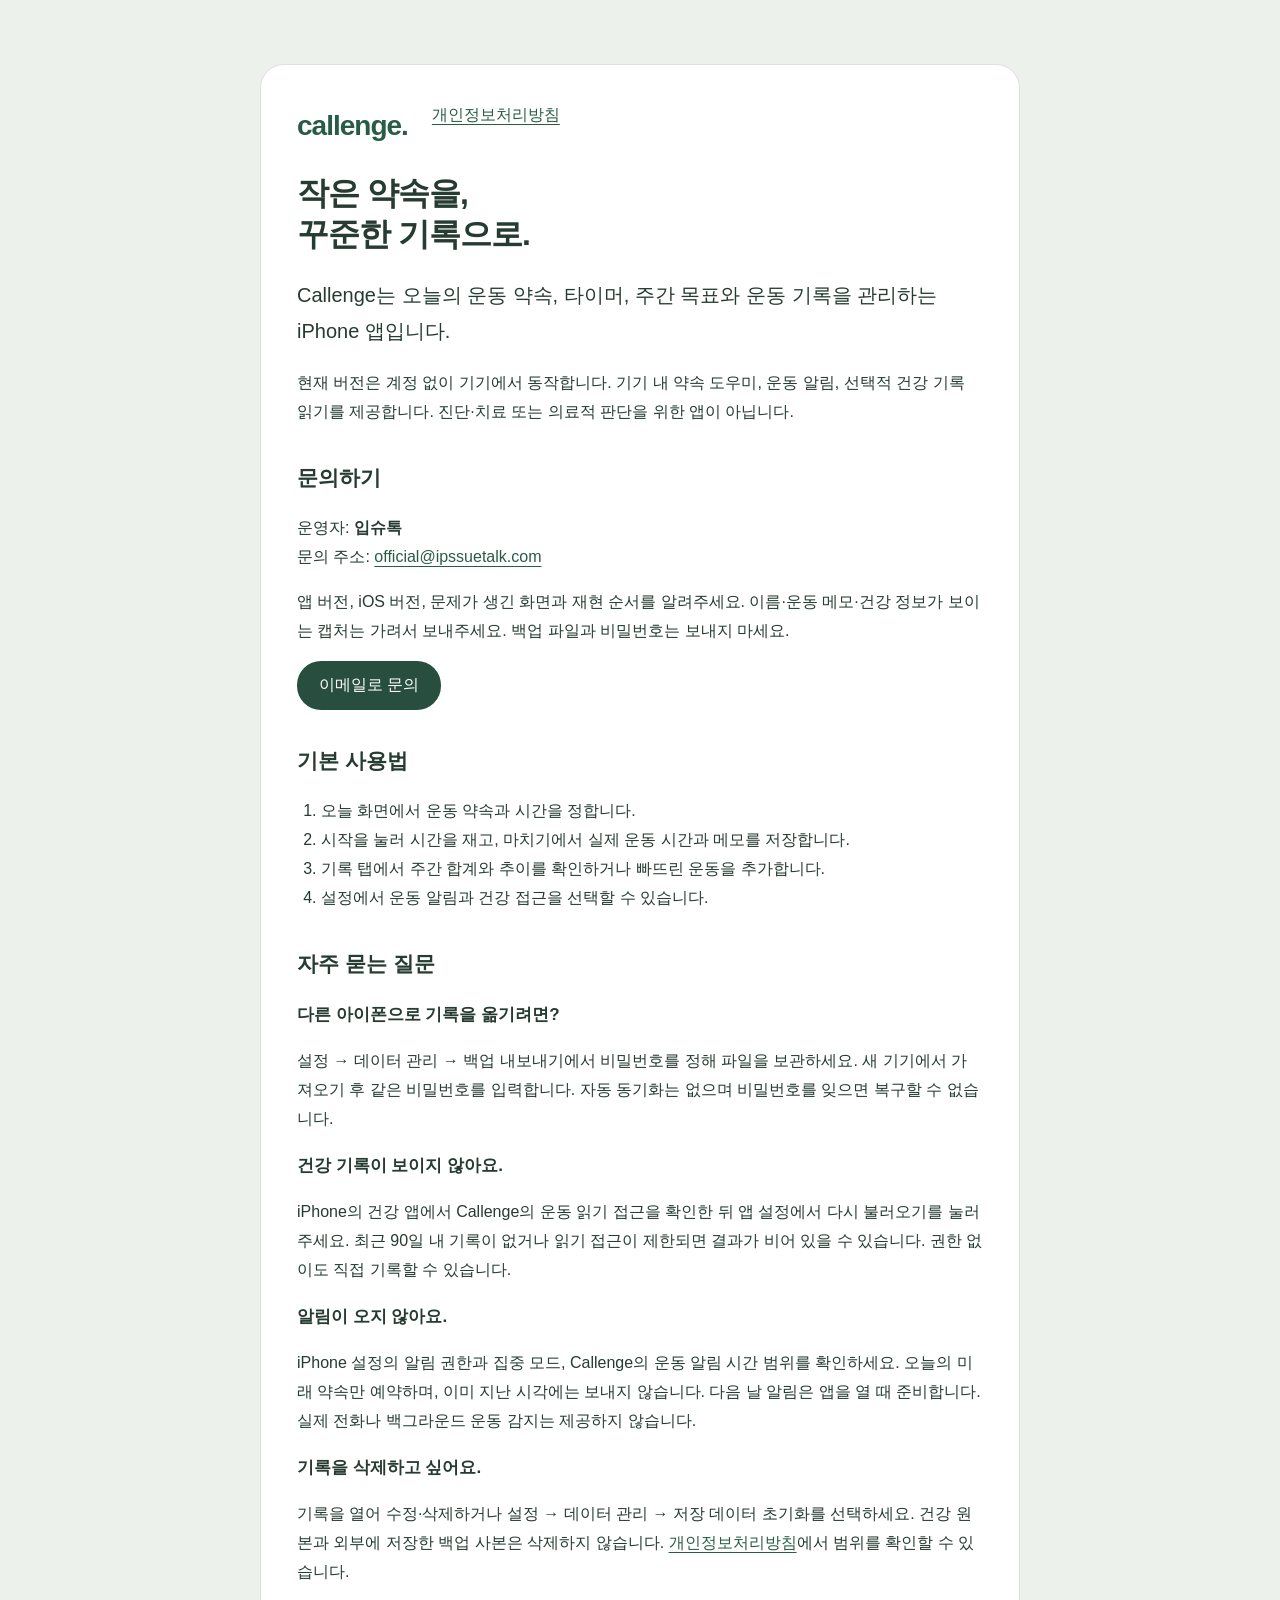
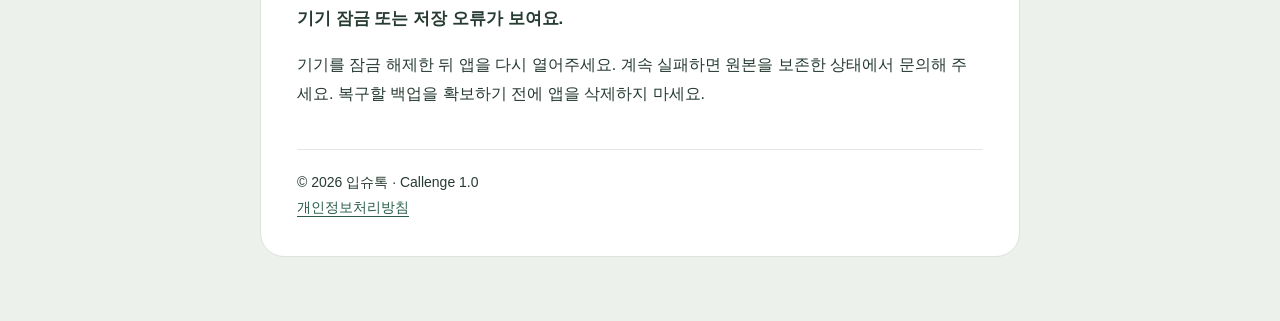
<file: index.html>
<!doctype html><html lang="ko"><head><meta charset="utf-8"><meta name="viewport" content="width=device-width,initial-scale=1"><meta name="referrer" content="no-referrer"><meta http-equiv="Content-Security-Policy" content="default-src 'none'; style-src 'self'; img-src 'self'; base-uri 'none'; form-action 'none'"><title>Callenge 지원 · 입슈톡</title><link rel="stylesheet" href="styles.css"></head><body><main>
<nav><a class="brand" href="index.html">callenge.</a><a href="privacy.html">개인정보처리방침</a></nav>
<h1>작은 약속을,<br>꾸준한 기록으로.</h1>
<p class="lead">Callenge는 오늘의 운동 약속, 타이머, 주간 목표와 운동 기록을 관리하는 iPhone 앱입니다.</p>
<p>현재 버전은 계정 없이 기기에서 동작합니다. 기기 내 약속 도우미, 운동 알림, 선택적 건강 기록 읽기를 제공합니다. 진단·치료 또는 의료적 판단을 위한 앱이 아닙니다.</p>
<h2>문의하기</h2><p>운영자: <strong>입슈톡</strong><br>문의 주소: <a href="mailto:official@ipssuetalk.com">official@ipssuetalk.com</a></p>
<p>앱 버전, iOS 버전, 문제가 생긴 화면과 재현 순서를 알려주세요. 이름·운동 메모·건강 정보가 보이는 캡처는 가려서 보내주세요. 백업 파일과 비밀번호는 보내지 마세요.</p>
<a class="button" href="mailto:official@ipssuetalk.com?subject=Callenge%20%EB%AC%B8%EC%9D%98">이메일로 문의</a>
<h2>기본 사용법</h2><ol><li>오늘 화면에서 운동 약속과 시간을 정합니다.</li><li>시작을 눌러 시간을 재고, 마치기에서 실제 운동 시간과 메모를 저장합니다.</li><li>기록 탭에서 주간 합계와 추이를 확인하거나 빠뜨린 운동을 추가합니다.</li><li>설정에서 운동 알림과 건강 접근을 선택할 수 있습니다.</li></ol>
<h2>자주 묻는 질문</h2>
<h3>다른 아이폰으로 기록을 옮기려면?</h3><p>설정 → 데이터 관리 → 백업 내보내기에서 비밀번호를 정해 파일을 보관하세요. 새 기기에서 가져오기 후 같은 비밀번호를 입력합니다. 자동 동기화는 없으며 비밀번호를 잊으면 복구할 수 없습니다.</p>
<h3>건강 기록이 보이지 않아요.</h3><p>iPhone의 건강 앱에서 Callenge의 운동 읽기 접근을 확인한 뒤 앱 설정에서 다시 불러오기를 눌러주세요. 최근 90일 내 기록이 없거나 읽기 접근이 제한되면 결과가 비어 있을 수 있습니다. 권한 없이도 직접 기록할 수 있습니다.</p>
<h3>알림이 오지 않아요.</h3><p>iPhone 설정의 알림 권한과 집중 모드, Callenge의 운동 알림 시간 범위를 확인하세요. 오늘의 미래 약속만 예약하며, 이미 지난 시각에는 보내지 않습니다. 다음 날 알림은 앱을 열 때 준비합니다. 실제 전화나 백그라운드 운동 감지는 제공하지 않습니다.</p>
<h3>기록을 삭제하고 싶어요.</h3><p>기록을 열어 수정·삭제하거나 설정 → 데이터 관리 → 저장 데이터 초기화를 선택하세요. 건강 원본과 외부에 저장한 백업 사본은 삭제하지 않습니다. <a href="privacy.html">개인정보처리방침</a>에서 범위를 확인할 수 있습니다.</p>
<h3>기기 잠금 또는 저장 오류가 보여요.</h3><p>기기를 잠금 해제한 뒤 앱을 다시 열어주세요. 계속 실패하면 원본을 보존한 상태에서 문의해 주세요. 복구할 백업을 확보하기 전에 앱을 삭제하지 마세요.</p>
<footer>© 2026 입슈톡 · Callenge 1.0<br><a href="privacy.html">개인정보처리방침</a></footer>
</main></body></html>
</file>
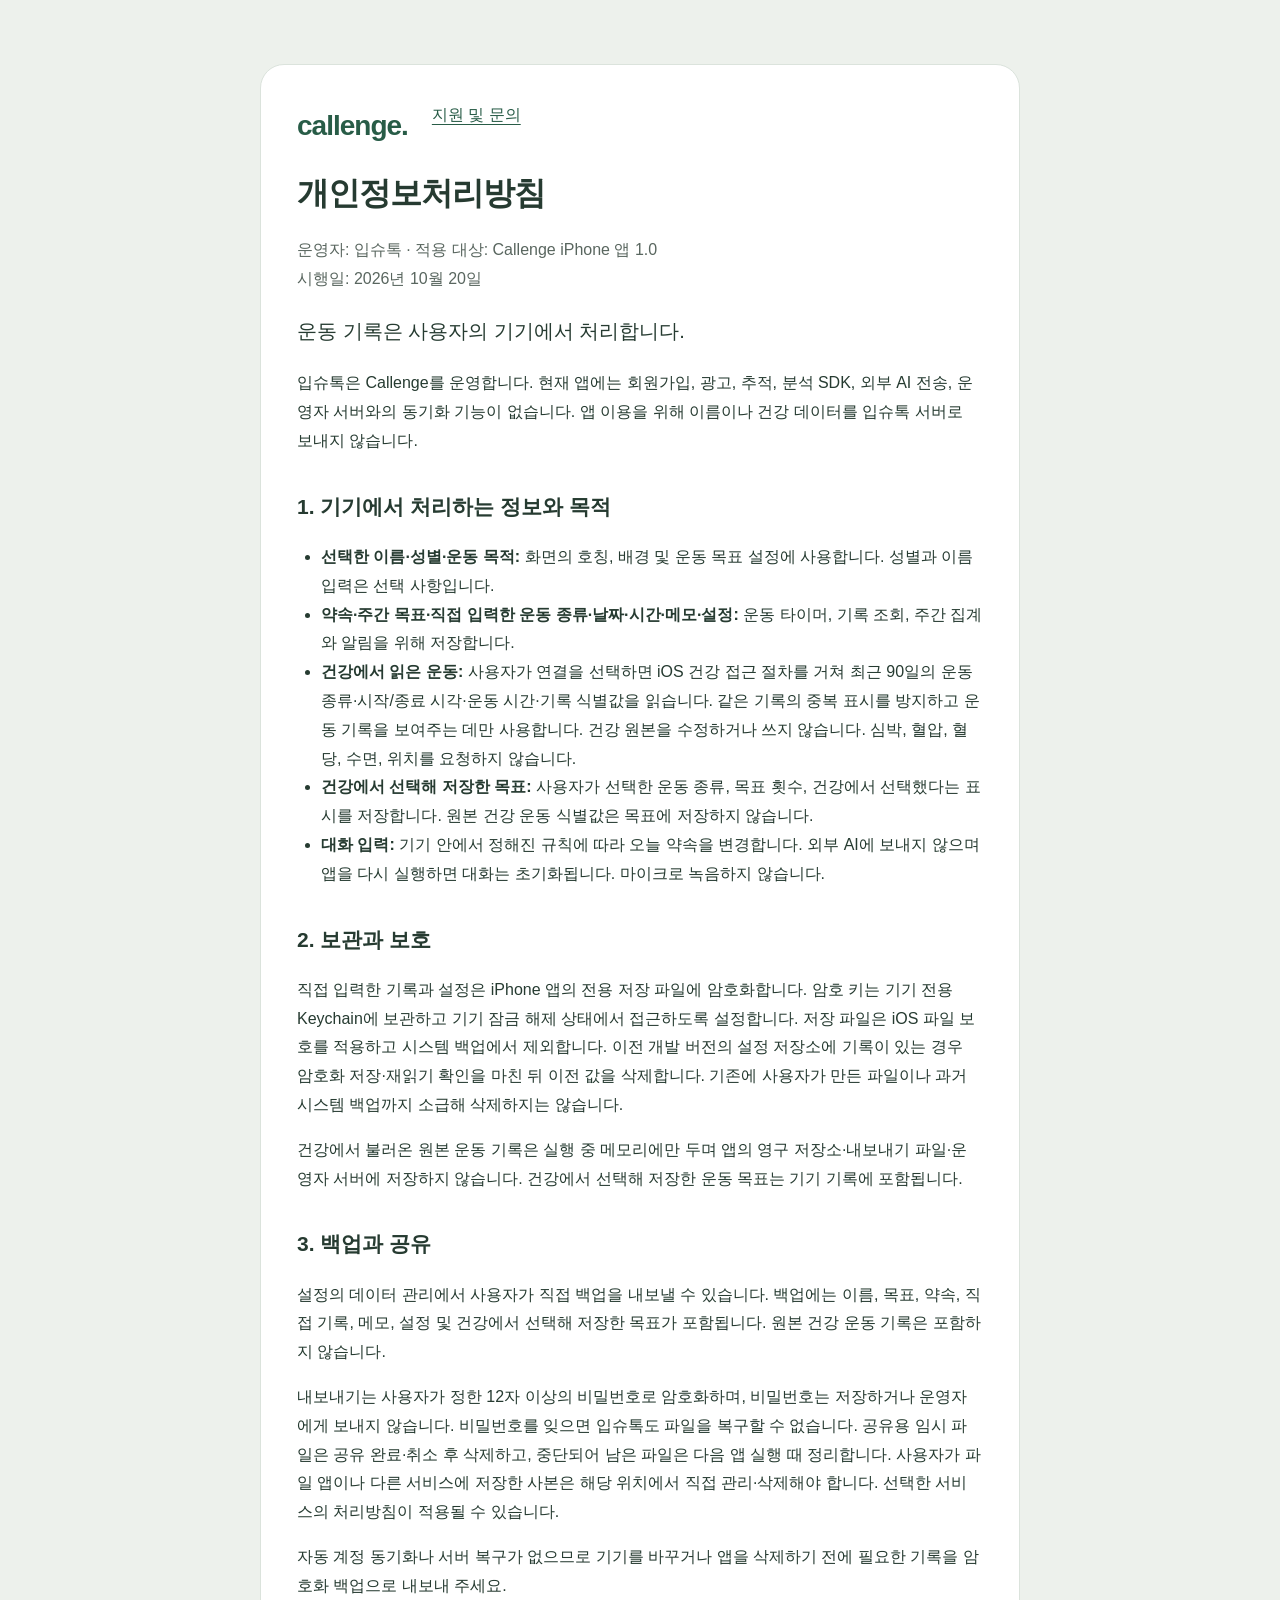
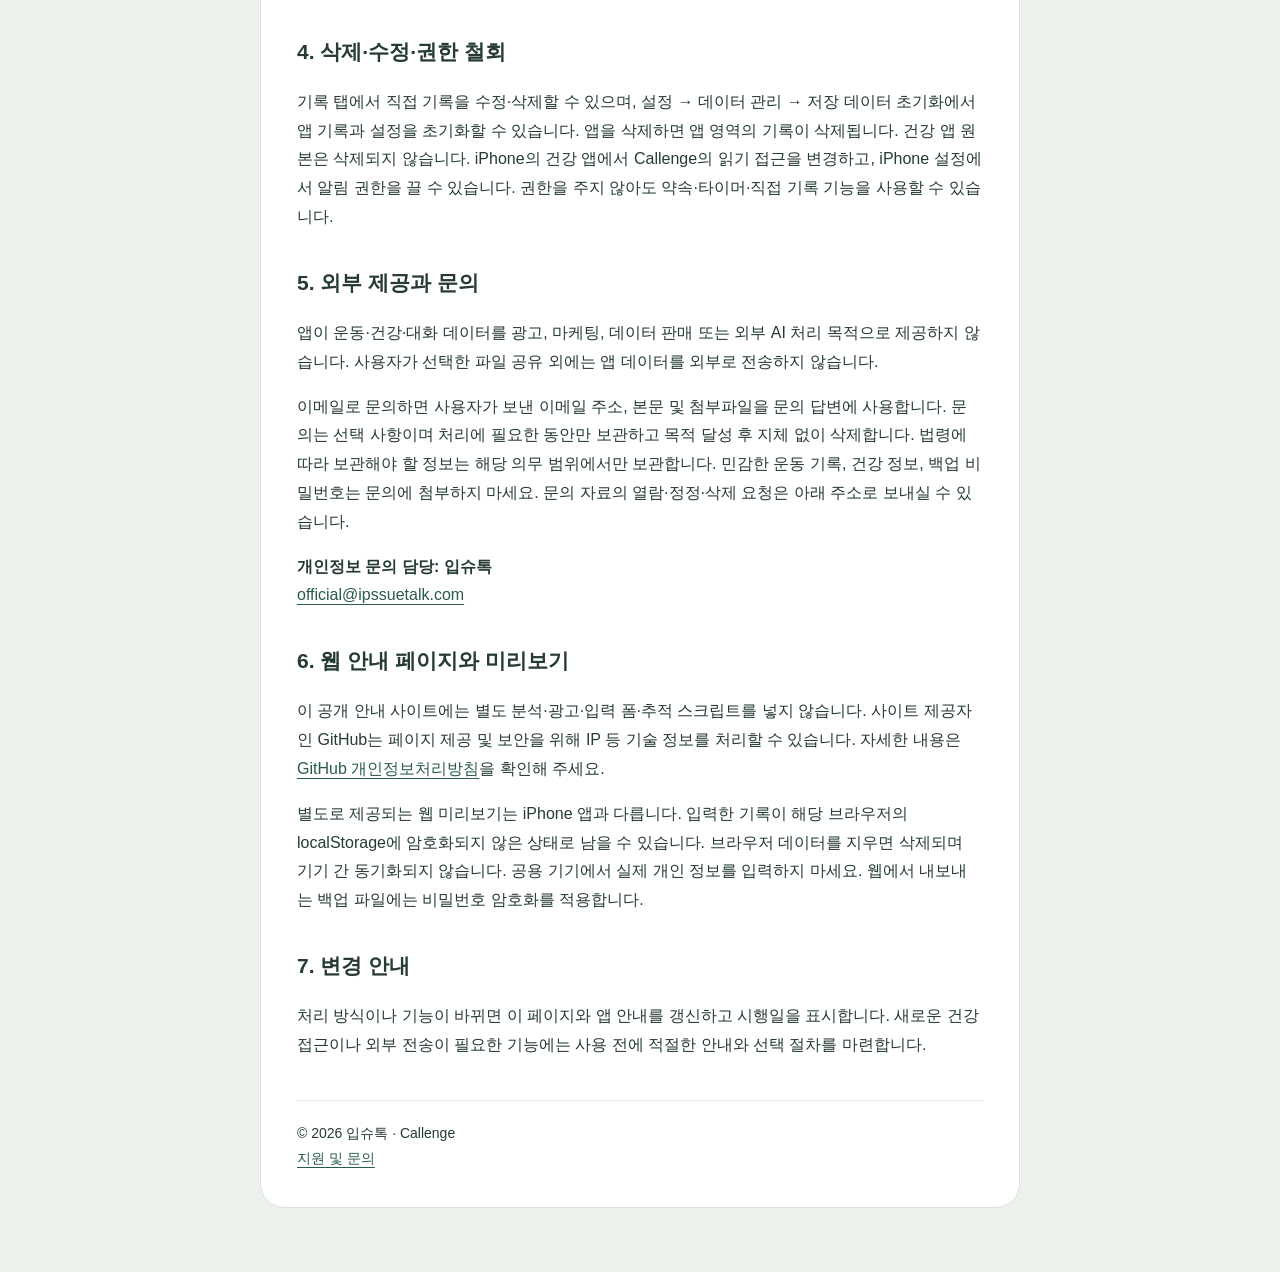
<file: privacy.html>
<!doctype html><html lang="ko"><head><meta charset="utf-8"><meta name="viewport" content="width=device-width,initial-scale=1"><meta name="referrer" content="no-referrer"><meta http-equiv="Content-Security-Policy" content="default-src 'none'; style-src 'self'; img-src 'self'; base-uri 'none'; form-action 'none'"><title>Callenge 개인정보처리방침 · 입슈톡</title><link rel="stylesheet" href="styles.css"></head><body><main>
<nav><a class="brand" href="index.html">callenge.</a><a href="index.html">지원 및 문의</a></nav>
<h1>개인정보처리방침</h1><p class="muted">운영자: 입슈톡 · 적용 대상: Callenge iPhone 앱 1.0<br>시행일: 2026년 10월 20일</p>
<p class="lead">운동 기록은 사용자의 기기에서 처리합니다.</p>
<p>입슈톡은 Callenge를 운영합니다. 현재 앱에는 회원가입, 광고, 추적, 분석 SDK, 외부 AI 전송, 운영자 서버와의 동기화 기능이 없습니다. 앱 이용을 위해 이름이나 건강 데이터를 입슈톡 서버로 보내지 않습니다.</p>
<h2>1. 기기에서 처리하는 정보와 목적</h2>
<ul><li><strong>선택한 이름·성별·운동 목적:</strong> 화면의 호칭, 배경 및 운동 목표 설정에 사용합니다. 성별과 이름 입력은 선택 사항입니다.</li>
<li><strong>약속·주간 목표·직접 입력한 운동 종류·날짜·시간·메모·설정:</strong> 운동 타이머, 기록 조회, 주간 집계와 알림을 위해 저장합니다.</li>
<li><strong>건강에서 읽은 운동:</strong> 사용자가 연결을 선택하면 iOS 건강 접근 절차를 거쳐 최근 90일의 운동 종류·시작/종료 시각·운동 시간·기록 식별값을 읽습니다. 같은 기록의 중복 표시를 방지하고 운동 기록을 보여주는 데만 사용합니다. 건강 원본을 수정하거나 쓰지 않습니다. 심박, 혈압, 혈당, 수면, 위치를 요청하지 않습니다.</li>
<li><strong>건강에서 선택해 저장한 목표:</strong> 사용자가 선택한 운동 종류, 목표 횟수, 건강에서 선택했다는 표시를 저장합니다. 원본 건강 운동 식별값은 목표에 저장하지 않습니다.</li>
<li><strong>대화 입력:</strong> 기기 안에서 정해진 규칙에 따라 오늘 약속을 변경합니다. 외부 AI에 보내지 않으며 앱을 다시 실행하면 대화는 초기화됩니다. 마이크로 녹음하지 않습니다.</li></ul>
<h2>2. 보관과 보호</h2>
<p>직접 입력한 기록과 설정은 iPhone 앱의 전용 저장 파일에 암호화합니다. 암호 키는 기기 전용 Keychain에 보관하고 기기 잠금 해제 상태에서 접근하도록 설정합니다. 저장 파일은 iOS 파일 보호를 적용하고 시스템 백업에서 제외합니다. 이전 개발 버전의 설정 저장소에 기록이 있는 경우 암호화 저장·재읽기 확인을 마친 뒤 이전 값을 삭제합니다. 기존에 사용자가 만든 파일이나 과거 시스템 백업까지 소급해 삭제하지는 않습니다.</p>
<p>건강에서 불러온 원본 운동 기록은 실행 중 메모리에만 두며 앱의 영구 저장소·내보내기 파일·운영자 서버에 저장하지 않습니다. 건강에서 선택해 저장한 운동 목표는 기기 기록에 포함됩니다.</p>
<h2>3. 백업과 공유</h2>
<p>설정의 데이터 관리에서 사용자가 직접 백업을 내보낼 수 있습니다. 백업에는 이름, 목표, 약속, 직접 기록, 메모, 설정 및 건강에서 선택해 저장한 목표가 포함됩니다. 원본 건강 운동 기록은 포함하지 않습니다.</p>
<p>내보내기는 사용자가 정한 12자 이상의 비밀번호로 암호화하며, 비밀번호는 저장하거나 운영자에게 보내지 않습니다. 비밀번호를 잊으면 입슈톡도 파일을 복구할 수 없습니다. 공유용 임시 파일은 공유 완료·취소 후 삭제하고, 중단되어 남은 파일은 다음 앱 실행 때 정리합니다. 사용자가 파일 앱이나 다른 서비스에 저장한 사본은 해당 위치에서 직접 관리·삭제해야 합니다. 선택한 서비스의 처리방침이 적용될 수 있습니다.</p>
<p>자동 계정 동기화나 서버 복구가 없으므로 기기를 바꾸거나 앱을 삭제하기 전에 필요한 기록을 암호화 백업으로 내보내 주세요.</p>
<h2>4. 삭제·수정·권한 철회</h2>
<p>기록 탭에서 직접 기록을 수정·삭제할 수 있으며, 설정 → 데이터 관리 → 저장 데이터 초기화에서 앱 기록과 설정을 초기화할 수 있습니다. 앱을 삭제하면 앱 영역의 기록이 삭제됩니다. 건강 앱 원본은 삭제되지 않습니다. iPhone의 건강 앱에서 Callenge의 읽기 접근을 변경하고, iPhone 설정에서 알림 권한을 끌 수 있습니다. 권한을 주지 않아도 약속·타이머·직접 기록 기능을 사용할 수 있습니다.</p>
<h2>5. 외부 제공과 문의</h2>
<p>앱이 운동·건강·대화 데이터를 광고, 마케팅, 데이터 판매 또는 외부 AI 처리 목적으로 제공하지 않습니다. 사용자가 선택한 파일 공유 외에는 앱 데이터를 외부로 전송하지 않습니다.</p>
<p>이메일로 문의하면 사용자가 보낸 이메일 주소, 본문 및 첨부파일을 문의 답변에 사용합니다. 문의는 선택 사항이며 처리에 필요한 동안만 보관하고 목적 달성 후 지체 없이 삭제합니다. 법령에 따라 보관해야 할 정보는 해당 의무 범위에서만 보관합니다. 민감한 운동 기록, 건강 정보, 백업 비밀번호는 문의에 첨부하지 마세요. 문의 자료의 열람·정정·삭제 요청은 아래 주소로 보내실 수 있습니다.</p>
<p><strong>개인정보 문의 담당: 입슈톡</strong><br><a href="mailto:official@ipssuetalk.com">official@ipssuetalk.com</a></p>
<h2>6. 웹 안내 페이지와 미리보기</h2>
<p>이 공개 안내 사이트에는 별도 분석·광고·입력 폼·추적 스크립트를 넣지 않습니다. 사이트 제공자인 GitHub는 페이지 제공 및 보안을 위해 IP 등 기술 정보를 처리할 수 있습니다. 자세한 내용은 <a href="https://docs.github.com/en/site-policy/privacy-policies/github-general-privacy-statement" rel="noopener noreferrer">GitHub 개인정보처리방침</a>을 확인해 주세요.</p>
<p>별도로 제공되는 웹 미리보기는 iPhone 앱과 다릅니다. 입력한 기록이 해당 브라우저의 localStorage에 암호화되지 않은 상태로 남을 수 있습니다. 브라우저 데이터를 지우면 삭제되며 기기 간 동기화되지 않습니다. 공용 기기에서 실제 개인 정보를 입력하지 마세요. 웹에서 내보내는 백업 파일에는 비밀번호 암호화를 적용합니다.</p>
<h2>7. 변경 안내</h2><p>처리 방식이나 기능이 바뀌면 이 페이지와 앱 안내를 갱신하고 시행일을 표시합니다. 새로운 건강 접근이나 외부 전송이 필요한 기능에는 사용 전에 적절한 안내와 선택 절차를 마련합니다.</p>
<footer>© 2026 입슈톡 · Callenge<br><a href="index.html">지원 및 문의</a></footer>
</main></body></html>
</file>
<file: styles.css>
:root{color-scheme:light;font-family:-apple-system,BlinkMacSystemFont,"Segoe UI",sans-serif;color:#263b31;background:#edf1ec}*{box-sizing:border-box}body{margin:0;line-height:1.8}main{max-width:760px;margin:64px auto;padding:36px;background:#fff;border:1px solid #dbe3dc;border-radius:24px}nav{display:flex;gap:24px;flex-wrap:wrap}a{color:#285c47;text-underline-offset:4px}a:focus-visible{outline:3px solid #426e57;outline-offset:5px}.brand{font-size:28px;letter-spacing:-1px;font-weight:650;text-decoration:none}h1{font-size:32px;line-height:1.3;letter-spacing:-1px}h2{font-size:21px;margin-top:32px}h3{font-size:17px}p,li{font-size:16px}.muted{color:#59665f}.lead{font-size:20px}.button{display:inline-block;background:#284e40;color:#fff;border-radius:24px;padding:10px 22px;text-decoration:none;min-height:44px}footer{margin-top:40px;border-top:1px solid #e1e7e1;padding-top:20px;font-size:14px}ul,ol{padding-left:24px}@media(max-width:600px){main{margin:12px;padding:24px 20px;border-radius:20px}h1{font-size:28px}}
</file>
